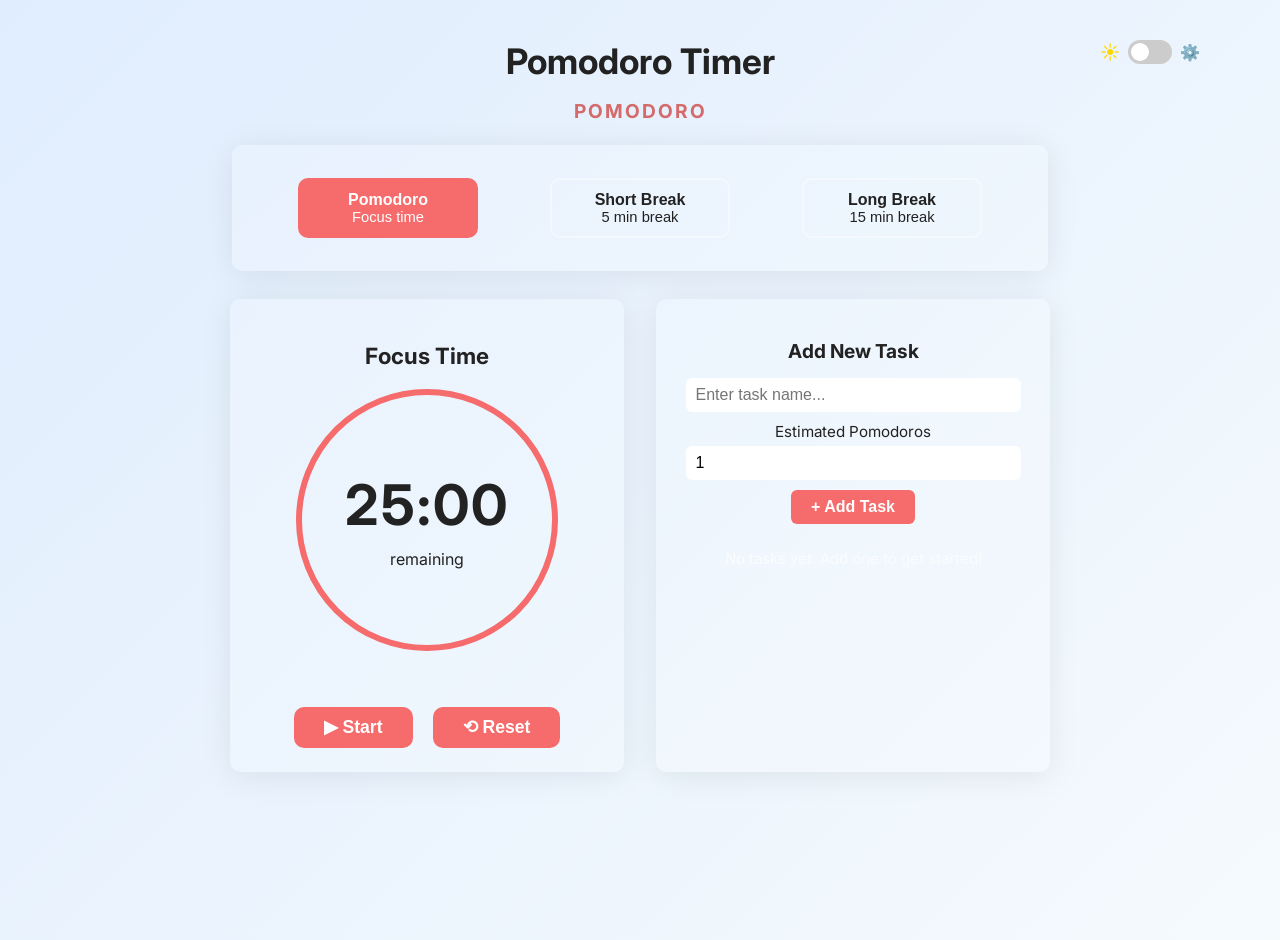
<file: Pomodoro_App/index.html>
<!DOCTYPE html>
<html lang="en">
<head>
  <meta charset="UTF-8" />
  <meta name="viewport" content="width=device-width, initial-scale=1.0"/>
  <title>Pomodoro Timer</title>
  <link rel="stylesheet" href="style.css"/>
</head>
<body>
  <header>
    <div class="header-left">
      <h1 class="main-heading">Pomodoro Timer</h1>
      <div class="subtitle accent-subtitle">POMODORO</div>
    </div>
    <div class="toggle-theme">
      <span class="icon-sun">☀️</span>
      <label class="switch">
        <input type="checkbox" id="theme-toggle">
        <span class="slider"></span>
      </label>
      <span class="icon-settings" id="open-settings">⚙️</span>
    </div>
  </header>
  <section class="timer-controls">
    <button class="tab active" data-mode="pomodoro">Pomodoro<br><span>Focus time</span></button>
    <button class="tab" data-mode="short">Short Break<br><span>5 min break</span></button>
    <button class="tab" data-mode="long">Long Break<br><span>15 min break</span></button>
  </section>
  <main>
    <section class="timer-card">
      <h2 id="timer-label">Focus Time</h2>
      <div class="timer-circle">
        <span id="timer">25:00</span>
        <div class="timer-remaining">remaining</div>
      </div>
      <div id="quote" style="margin-top: 18px; font-size: 1.1rem; color: var(--accent); text-align: center;"></div>
      <div id="break-tip" style="margin-top: 18px; font-size: 1.1rem; color: var(--accent); text-align: center;"></div>
      <div class="timer-actions">
        <button id="start-btn">▶ Start</button>
        <button id="reset-btn">⟲ Reset</button>
      </div>
    </section>
    <section class="tasks-card">
      <h2>Add New Task</h2>
      <input type="text" id="task-name" placeholder="Enter task name..."/>
      <label>Estimated Pomodoros</label>
      <input type="number" id="task-pomodoros" min="1" value="1"/>
      <button id="add-task-btn">+ Add Task</button>
      <ul id="tasks-list"></ul>
      <div id="no-tasks">No tasks yet. Add one to get started!</div>
    </section>
  </main>
  <div class="modal" id="settings-modal">
    <div class="modal-content">
      <span class="close" id="close-settings">&times;</span>
      <h2>Settings</h2>
      <div class="settings-section">
        <label>Dark Mode</label>
        <input type="checkbox" id="dark-mode-toggle"/>
      </div>
      <div class="settings-section">
        <label>Font Family</label>
        <select id="font-family">
          <option value="Inter">Inter</option>
          <option value="Arial">Arial</option>
          <option value="Roboto">Roboto</option>
        </select>
      </div>
      <div class="settings-section">
        <label>Color Theme</label>
        <div class="color-themes">
          <button class="color-btn" data-color="#f66b6b" style="background:#f66b6b;">Tomato</button>
          <button class="color-btn" data-color="#3b82f6" style="background:#3b82f6;">Ocean</button>
          <button class="color-btn" data-color="#22c55e" style="background:#22c55e;">Forest</button>
          <button class="color-btn" data-color="#fb923c" style="background:#fb923c;">Sunset</button>
          <button class="color-btn" data-color="#a21caf" style="background:#a21caf;">Purple</button>
          <button class="color-btn" data-color="custom" style="background:#f87171;">Custom</button>
        </div>
        <input type="color" id="custom-color" value="#f66b6b"/>
      </div>
      <div class="settings-section">
        <label>Pomodoro (minutes)</label>
        <input type="number" id="pomodoro-duration" min="1" value="25"/>
        <label>Short Break (minutes)</label>
        <input type="number" id="short-duration" min="1" value="5"/>
        <label>Long Break (minutes)</label>
        <input type="number" id="long-duration" min="1" value="15"/>
      </div>
      <button id="save-settings">Save Settings</button>
    </div>
  </div>
  <script src="script.js"></script>
</body>
</html>
</file>
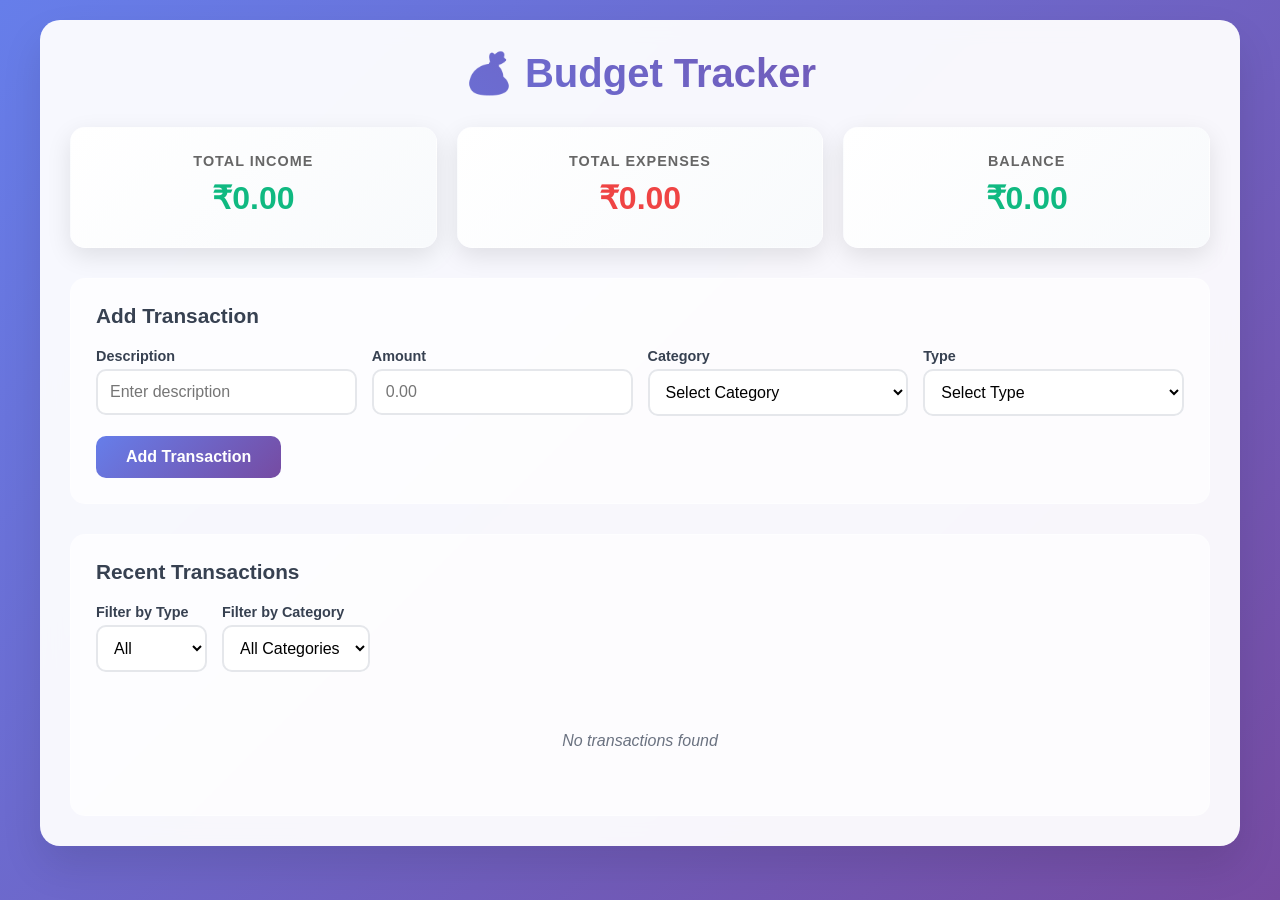
<file: public/Budget-Tracker/index.html>
<!DOCTYPE html>
<html lang="en">
<head>
    <meta charset="UTF-8">
    <meta name="viewport" content="width=device-width, initial-scale=1.0">
    <title>Budget Tracker</title>
    <style>
        * {
            margin: 0;
            padding: 0;
            box-sizing: border-box;
        }

        body {
            font-family: 'Segoe UI', Tahoma, Geneva, Verdana, sans-serif;
            background: linear-gradient(135deg, #667eea 0%, #764ba2 100%);
            min-height: 100vh;
            padding: 20px;
        }

        .container {
            max-width: 1200px;
            margin: 0 auto;
            background: rgba(255, 255, 255, 0.95);
            border-radius: 20px;
            padding: 30px;
            box-shadow: 0 20px 40px rgba(0, 0, 0, 0.1);
            backdrop-filter: blur(10px);
        }

        h1 {
            text-align: center;
            color: #333;
            margin-bottom: 30px;
            font-size: 2.5rem;
            background: linear-gradient(45deg, #667eea, #764ba2);
            -webkit-background-clip: text;
            -webkit-text-fill-color: transparent;
            background-clip: text;
        }

        .summary {
            display: grid;
            grid-template-columns: repeat(auto-fit, minmax(200px, 1fr));
            gap: 20px;
            margin-bottom: 30px;
        }

        .summary-card {
            background: linear-gradient(135deg, #ffffff 0%, #f8fafc 100%);
            padding: 25px;
            border-radius: 15px;
            text-align: center;
            box-shadow: 0 8px 25px rgba(0, 0, 0, 0.1);
            border: 1px solid rgba(255, 255, 255, 0.2);
            transition: transform 0.3s ease, box-shadow 0.3s ease;
        }

        .summary-card:hover {
            transform: translateY(-5px);
            box-shadow: 0 15px 35px rgba(0, 0, 0, 0.15);
        }

        .summary-card h3 {
            font-size: 0.9rem;
            color: #666;
            margin-bottom: 10px;
            text-transform: uppercase;
            letter-spacing: 1px;
        }

        .summary-card .amount {
            font-size: 2rem;
            font-weight: bold;
            margin-bottom: 5px;
        }

        .income { color: #10b981; }
        .expense { color: #ef4444; }
        .balance { color: #6366f1; }

        .form-section {
            background: rgba(255, 255, 255, 0.7);
            padding: 25px;
            border-radius: 15px;
            margin-bottom: 30px;
            border: 1px solid rgba(255, 255, 255, 0.3);
        }

        .form-section h2 {
            color: #374151;
            margin-bottom: 20px;
            font-size: 1.3rem;
        }

        .form-grid {
            display: grid;
            grid-template-columns: repeat(auto-fit, minmax(200px, 1fr));
            gap: 15px;
            margin-bottom: 20px;
        }

        .form-group {
            display: flex;
            flex-direction: column;
        }

        label {
            margin-bottom: 5px;
            font-weight: 600;
            color: #374151;
            font-size: 0.9rem;
        }

        input, select {
            padding: 12px;
            border: 2px solid #e5e7eb;
            border-radius: 10px;
            font-size: 1rem;
            transition: border-color 0.3s ease, box-shadow 0.3s ease;
            background: rgba(255, 255, 255, 0.9);
        }

        input:focus, select:focus {
            outline: none;
            border-color: #667eea;
            box-shadow: 0 0 0 3px rgba(102, 126, 234, 0.1);
        }

        button {
            background: linear-gradient(135deg, #667eea 0%, #764ba2 100%);
            color: white;
            border: none;
            padding: 12px 30px;
            border-radius: 10px;
            font-size: 1rem;
            font-weight: 600;
            cursor: pointer;
            transition: transform 0.2s ease, box-shadow 0.2s ease;
        }

        button:hover {
            transform: translateY(-2px);
            box-shadow: 0 8px 25px rgba(102, 126, 234, 0.3);
        }

        button:active {
            transform: translateY(0);
        }

        .transactions {
            background: rgba(255, 255, 255, 0.7);
            padding: 25px;
            border-radius: 15px;
            border: 1px solid rgba(255, 255, 255, 0.3);
        }

        .transactions h2 {
            color: #374151;
            margin-bottom: 20px;
            font-size: 1.3rem;
        }

        .transaction-filters {
            display: flex;
            gap: 15px;
            margin-bottom: 20px;
            flex-wrap: wrap;
        }

        .filter-group {
            display: flex;
            flex-direction: column;
        }

        .transaction-list {
            max-height: 400px;
            overflow-y: auto;
            border-radius: 10px;
        }

        .transaction-item {
            background: rgba(255, 255, 255, 0.9);
            padding: 15px;
            margin-bottom: 10px;
            border-radius: 10px;
            display: flex;
            justify-content: space-between;
            align-items: center;
            border-left: 4px solid transparent;
            transition: transform 0.2s ease, box-shadow 0.2s ease;
        }

        .transaction-item:hover {
            transform: translateX(5px);
            box-shadow: 0 5px 15px rgba(0, 0, 0, 0.1);
        }

        .transaction-item.income {
            border-left-color: #10b981;
        }

        .transaction-item.expense {
            border-left-color: #ef4444;
        }

        .transaction-info {
            flex: 1;
        }

        .transaction-info h4 {
            color: #374151;
            margin-bottom: 5px;
            font-size: 1rem;
        }

        .transaction-meta {
            font-size: 0.85rem;
            color: #6b7280;
        }

        .transaction-amount {
            font-weight: bold;
            font-size: 1.1rem;
        }

        .transaction-amount.income {
            color: #10b981;
        }

        .transaction-amount.expense {
            color: #ef4444;
        }

        .delete-btn {
            background: #ef4444;
            color: white;
            border: none;
            padding: 5px 10px;
            border-radius: 5px;
            cursor: pointer;
            font-size: 0.8rem;
            margin-left: 10px;
            transition: background-color 0.2s ease;
        }

        .delete-btn:hover {
            background: #dc2626;
            transform: none;
            box-shadow: none;
        }

        .no-transactions {
            text-align: center;
            color: #6b7280;
            font-style: italic;
            padding: 40px;
        }

        @media (max-width: 768px) {
            .container {
                padding: 20px;
            }
            
            h1 {
                font-size: 2rem;
            }
            
            .form-grid {
                grid-template-columns: 1fr;
            }
            
            .transaction-filters {
                flex-direction: column;
            }
            
            .transaction-item {
                flex-direction: column;
                align-items: flex-start;
                gap: 10px;
            }
        }
    </style>
</head>
<body>
    <div class="container">
        <h1>💰 Budget Tracker</h1>
        
        <div class="summary">
            <div class="summary-card">
                <h3>Total Income</h3>
                <div class="amount income" id="totalIncome">₹0.00</div>
            </div>
            <div class="summary-card">
                <h3>Total Expenses</h3>
                <div class="amount expense" id="totalExpenses">₹0.00</div>
            </div>
            <div class="summary-card">
                <h3>Balance</h3>
                <div class="amount balance" id="balance">₹0.00</div>
            </div>
        </div>

        <div class="form-section">
            <h2>Add Transaction</h2>
            <form id="transactionForm">
                <div class="form-grid">
                    <div class="form-group">
                        <label for="description">Description</label>
                        <input type="text" id="description" required placeholder="Enter description">
                    </div>
                    <div class="form-group">
                        <label for="amount">Amount</label>
                        <input type="number" id="amount" step="0.01" required placeholder="0.00">
                    </div>
                    <div class="form-group">
                        <label for="category">Category</label>
                        <select id="category" required>
                            <option value="">Select Category</option>
                            <option value="Food">Food</option>
                            <option value="Transportation">Transportation</option>
                            <option value="Entertainment">Entertainment</option>
                            <option value="Shopping">Shopping</option>
                            <option value="Bills">Bills</option>
                            <option value="Healthcare">Healthcare</option>
                            <option value="Education">Education</option>
                            <option value="Salary">Salary</option>
                            <option value="Freelance">Freelance</option>
                            <option value="Investment">Investment</option>
                            <option value="Other">Other</option>
                        </select>
                    </div>
                    <div class="form-group">
                        <label for="type">Type</label>
                        <select id="type" required>
                            <option value="">Select Type</option>
                            <option value="income">Income</option>
                            <option value="expense">Expense</option>
                        </select>
                    </div>
                </div>
                <button type="submit">Add Transaction</button>
            </form>
        </div>

        <div class="transactions">
            <h2>Recent Transactions</h2>
            <div class="transaction-filters">
                <div class="filter-group">
                    <label for="filterType">Filter by Type</label>
                    <select id="filterType">
                        <option value="all">All</option>
                        <option value="income">Income</option>
                        <option value="expense">Expense</option>
                    </select>
                </div>
                <div class="filter-group">
                    <label for="filterCategory">Filter by Category</label>
                    <select id="filterCategory">
                        <option value="all">All Categories</option>
                    </select>
                </div>
            </div>
            <div class="transaction-list" id="transactionList">
                <div class="no-transactions">No transactions yet. Add your first transaction above!</div>
            </div>
        </div>
    </div>

    <script>
        class BudgetTracker {
            constructor() {
                this.transactions = [];
                this.init();
            }

            init() {
                this.setupEventListeners();
                this.updateCategoryFilter();
                this.updateSummary();
                this.renderTransactions();
            }

            setupEventListeners() {
                document.getElementById('transactionForm').addEventListener('submit', (e) => {
                    e.preventDefault();
                    this.addTransaction();
                });

                document.getElementById('filterType').addEventListener('change', () => {
                    this.renderTransactions();
                });

                document.getElementById('filterCategory').addEventListener('change', () => {
                    this.renderTransactions();
                });
            }

            addTransaction() {
                const description = document.getElementById('description').value.trim();
                const amount = parseFloat(document.getElementById('amount').value);
                const category = document.getElementById('category').value;
                const type = document.getElementById('type').value;

                if (!description || !amount || !category || !type) {
                    alert('Please fill in all fields');
                    return;
                }

                const transaction = {
                    id: Date.now(),
                    description,
                    amount,
                    category,
                    type,
                    date: new Date().toLocaleDateString('en-IN')
                };

                this.transactions.unshift(transaction);
                this.updateSummary();
                this.renderTransactions();
                this.updateCategoryFilter();
                document.getElementById('transactionForm').reset();
            }

            deleteTransaction(id) {
                this.transactions = this.transactions.filter(t => t.id !== id);
                this.updateSummary();
                this.renderTransactions();
                this.updateCategoryFilter();
            }

            updateSummary() {
                const income = this.transactions
                    .filter(t => t.type === 'income')
                    .reduce((sum, t) => sum + t.amount, 0);

                const expenses = this.transactions
                    .filter(t => t.type === 'expense')
                    .reduce((sum, t) => sum + t.amount, 0);

                const balance = income - expenses;

                document.getElementById('totalIncome').textContent = `₹${income.toFixed(2)}`;
                document.getElementById('totalExpenses').textContent = `₹${expenses.toFixed(2)}`;
                document.getElementById('balance').textContent = `₹${balance.toFixed(2)}`;
                
                const balanceEl = document.getElementById('balance');
                balanceEl.className = `amount ${balance >= 0 ? 'income' : 'expense'}`;
            }

            renderTransactions() {
                const typeFilter = document.getElementById('filterType').value;
                const categoryFilter = document.getElementById('filterCategory').value;
                
                let filteredTransactions = this.transactions;

                if (typeFilter !== 'all') {
                    filteredTransactions = filteredTransactions.filter(t => t.type === typeFilter);
                }

                if (categoryFilter !== 'all') {
                    filteredTransactions = filteredTransactions.filter(t => t.category === categoryFilter);
                }

                const listContainer = document.getElementById('transactionList');

                if (filteredTransactions.length === 0) {
                    listContainer.innerHTML = '<div class="no-transactions">No transactions found</div>';
                    return;
                }

                listContainer.innerHTML = filteredTransactions.map(transaction => `
                    <div class="transaction-item ${transaction.type}">
                        <div class="transaction-info">
                            <h4>${transaction.description}</h4>
                            <div class="transaction-meta">
                                ${transaction.category} • ${transaction.date}
                            </div>
                        </div>
                        <div style="display: flex; align-items: center;">
                            <div class="transaction-amount ${transaction.type}">
                                ${transaction.type === 'income' ? '+' : '-'}₹${transaction.amount.toFixed(2)}
                            </div>
                            <button class="delete-btn" onclick="budgetTracker.deleteTransaction(${transaction.id})">
                                Delete
                            </button>
                        </div>
                    </div>
                `).join('');
            }

            updateCategoryFilter() {
                const categories = [...new Set(this.transactions.map(t => t.category))];
                const filterSelect = document.getElementById('filterCategory');
                
                const currentValue = filterSelect.value;
                filterSelect.innerHTML = '<option value="all">All Categories</option>';
                
                categories.forEach(category => {
                    const option = document.createElement('option');
                    option.value = category;
                    option.textContent = category;
                    filterSelect.appendChild(option);
                });
                
                if (categories.includes(currentValue)) {
                    filterSelect.value = currentValue;
                }
            }
        }

        const budgetTracker = new BudgetTracker();
    </script>
</body>
</html>
</file>
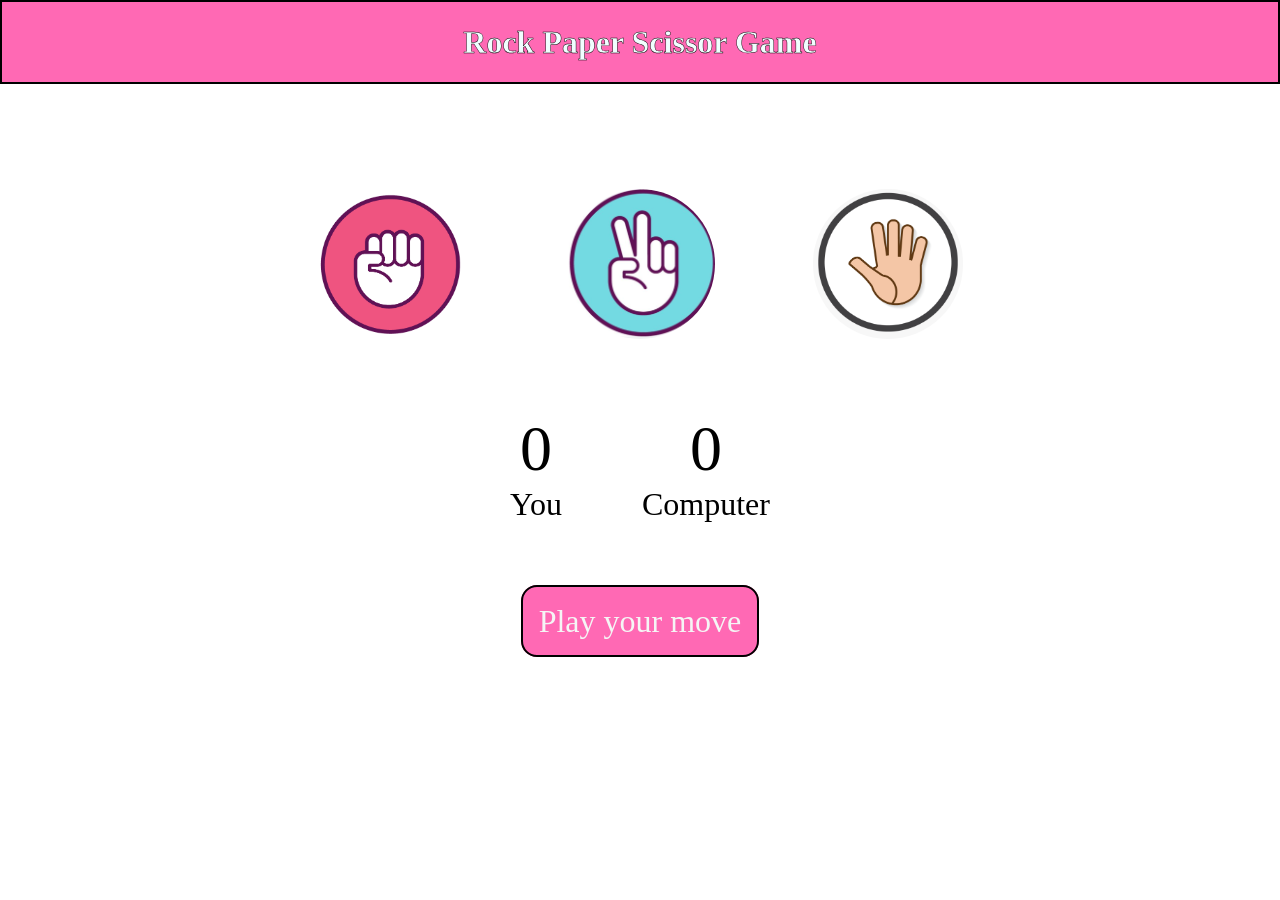
<file: public/Day-23_RockPaperScissor/index.html>
<!DOCTYPE html>
<html lang="en">
<head>
    <meta charset="UTF-8">
    <meta name="viewport" content="width=device-width, initial-scale=1.0">
    <title>Rock Paper Scissor Game</title>
    <link rel="stylesheet" href="./style.css"/>
</head>
<body>
    <h1> Rock Paper Scissor Game</h1>
    <div class="choices">
     <div class="choice"id="rock">
        <img src="./rock.png">
     </div>
     <div class="choice"id="scissor">
        <img src="./scissor.png">
     </div>
     <div class="choice"id="paper">
        <img src="./paper.png">
     </div>
     
    </div>

     <div class="scoreboard">
     <div class="score">
        <p id="user-score">0</p>
        <p>You</p>
     </div>
   
     <div class="score">
        <p id="comp-score">0</p>
        <p>Computer</p>
     </div>
    </div>

    <div class="msg-container">
        <p id="msg">Play your move</p>
    </div>
    <script src="./app.js"> </script>
</body>
</html>
</file>
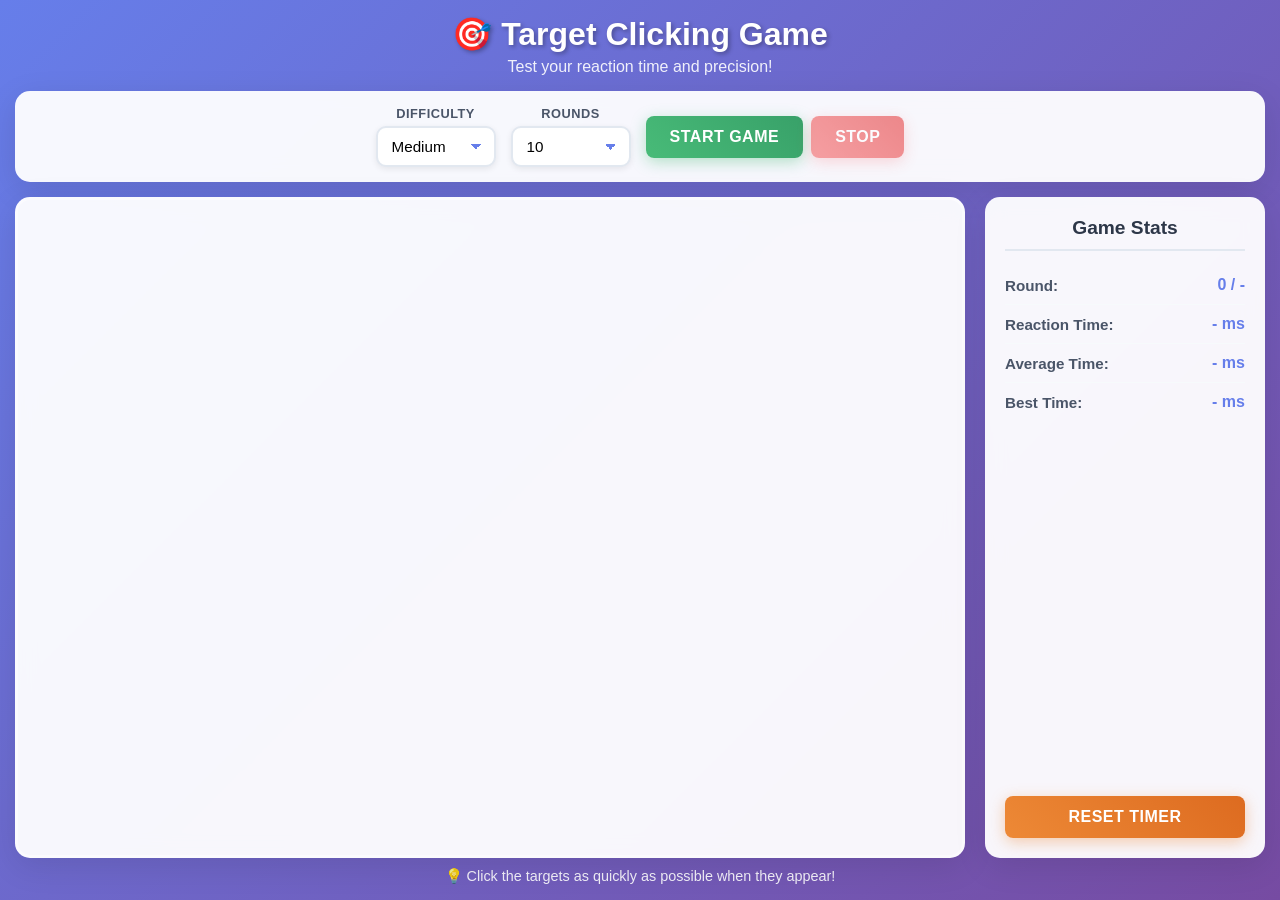
<file: public/Day-28_Target_Reflex_Test/index.html>
<!DOCTYPE html>
<html lang="en">

<head>
    <meta charset="UTF-8" />
    <meta name="viewport" content="width=device-width, initial-scale=1.0" />
    <title>🎯 Target Clicking Game</title>
    <link rel="stylesheet" href="styles.css">
</head>

<body>
    <div class="container">
        <header>
            <h1>🎯 Target Clicking Game</h1>
            <p class="subtitle">Test your reaction time and precision!</p>
        </header>

        <div class="top-controls">
            <div class="controls">
                <div class="control-group">
                    <label>Difficulty</label>
                    <select id="difficulty">
                        <option value="easy">Easy</option>
                        <option value="medium" selected>Medium</option>
                        <option value="hard">Hard</option>
                    </select>
                </div>

                <div class="control-group">
                    <label>Rounds</label>
                    <select id="rounds">
                        <option value="5">5</option>
                        <option value="10" selected>10</option>
                        <option value="15">15</option>
                        <option value="20">20</option>
                        <option value="25">25</option>
                    </select>
                </div>

                <div class="button-group">
                    <button id="startBtn">Start Game</button>
                    <button id="stopBtn" disabled>Stop</button>
                </div>
            </div>
        </div>

        <main class="game-section">
            <div id="gameArea">
                <div id="target" class="target-bullseye"></div>
            </div>

            <aside class="stats-panel">
                <div class="stats-content">
                    <h3>Game Stats</h3>
                    <div class="stat-item">
                        <span class="stat-label">Round:</span>
                        <span class="stat-value"><span id="roundCount">0</span> / <span id="totalRounds">-</span></span>
                    </div>
                    <div class="stat-item">
                        <span class="stat-label">Reaction Time:</span>
                        <span class="stat-value"><span id="reactionTime">-</span> ms</span>
                    </div>
                    <div class="stat-item">
                        <span class="stat-label">Average Time:</span>
                        <span class="stat-value"><span id="avgTime">-</span> ms</span>
                    </div>
                    <div class="stat-item">
                        <span class="stat-label">Best Time:</span>
                        <span class="stat-value"><span id="bestTime">-</span> ms</span>
                    </div>
                </div>
                <button id="resetBtn">Reset Timer</button>
            </aside>
        </main>

        <div class="game-instructions">
            <p>💡 Click the targets as quickly as possible when they appear!</p>
        </div>
    </div>

    <div id="gameOverModal" class="modal">
        <div class="modal-content">
            <h2>🎉 Game Over!</h2>
            <p id="finalStats"></p>
            <button onclick="closeModal()">OK</button>
        </div>
    </div>
    
    <script src="script.js"></script>
</body>

</html>
</file>
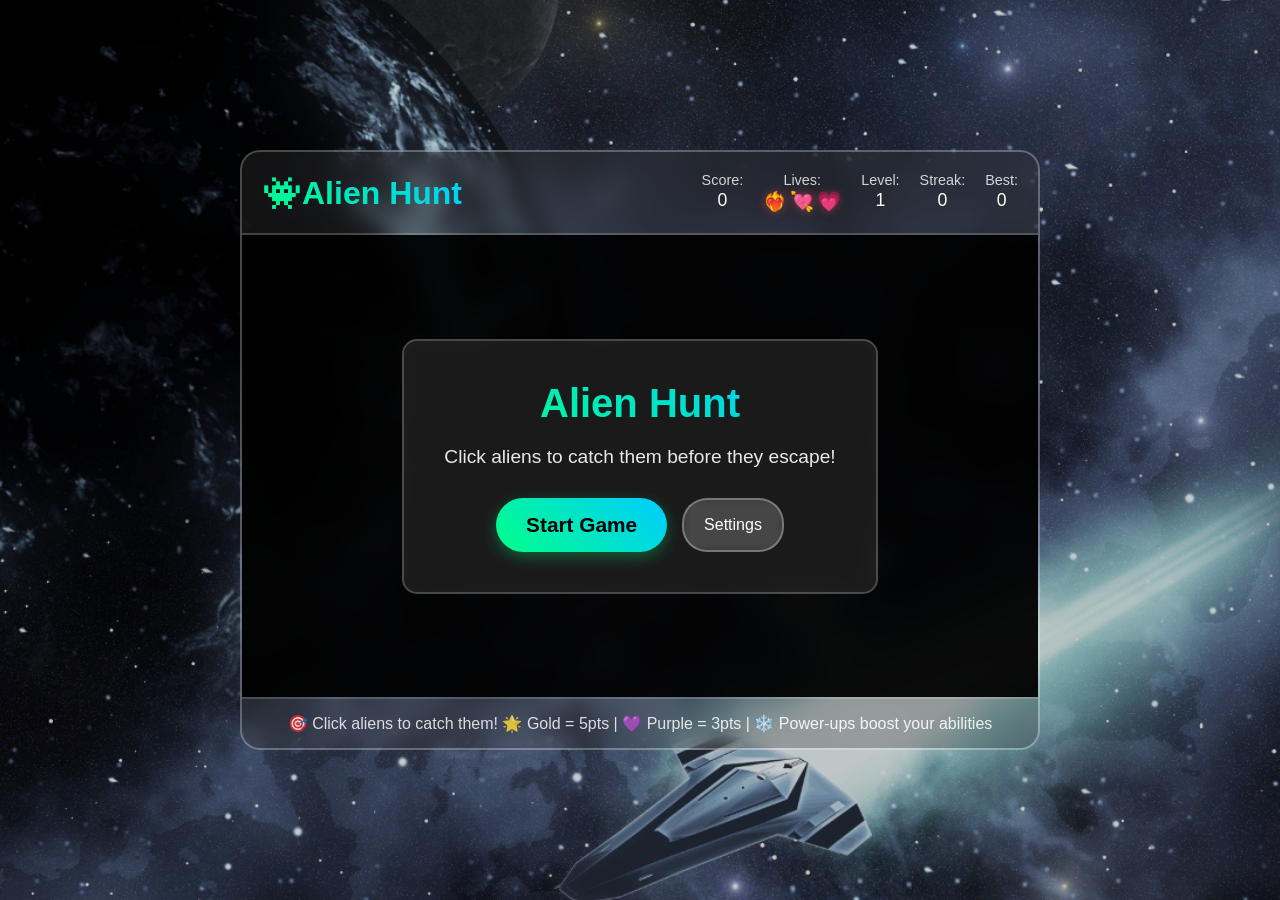
<file: public/Day-31/index.html>
<!DOCTYPE html>
<html lang="en">
<head>
    <meta charset="UTF-8">
    <meta name="viewport" content="width=device-width, initial-scale=1.0">
    <title>Alien Hunt</title>
    <link rel="shortcut icon" href="/fav.svg" type="image/x-icon">
    <link rel="stylesheet" href="style.css">
</head>
<body>
    <div class="game-container">
        <header class="game-header">
            <h1>👾Alien Hunt</h1>
            <div class="game-stats">
                <div class="stat">
                    <span class="label">Score:</span>
                    <span id="score">0</span>
                </div>
                <div class="stat">
                    <span class="label">Lives:</span>
                    <div class="hearts-container" id="livesContainer">
                        <span class="heart">❤️‍🔥</span>
                        <span class="heart">💘</span>
                        <span class="heart">💗</span>
                    </div>
                </div>
                <div class="stat">
                    <span class="label">Level:</span>
                    <span id="level">1</span>
                </div>
                <div class="stat">
                    <span class="label">Streak:</span>
                    <span id="streak">0</span>
                </div>
                <div class="stat">
                    <span class="label">Best:</span>
                    <span id="highScore">0</span>
                </div>
            </div>
        </header>

        <div class="game-area" id="gameArea">
            <div class="power-ups-container" id="powerUpsContainer"></div>
            <div class="combo-display" id="comboDisplay"></div>
            <div class="level-up-notification" id="levelUpNotification"></div>
            
            <div class="game-overlay" id="gameOverlay">
                <div class="overlay-content">
                    <h2 id="overlayTitle">Alien Hunt</h2>
                    <p id="overlayMessage">Click aliens to catch them before they escape!</p>
                    <div class="game-controls">
                        <button id="startButton" class="start-button">Start Game</button>
                        <button id="settingsButton" class="settings-button">Settings</button>
                    </div>
                </div>
            </div>

            <div class="settings-overlay hidden" id="settingsOverlay">
                <div class="settings-content">
                    <h3>Game Settings</h3>
                    <div class="setting-item">
                        <label for="difficultySelect">Difficulty:</label>
                        <select id="difficultySelect" style="background: black;">
                            <option value="easy">Easy</option>
                            <option value="normal" selected>Normal</option>
                            <option value="hard">Hard</option>
                            <option value="insane">Insane</option>
                        </select>
                    </div>
                    <div class="setting-item">
                        <label for="soundToggle">Sound Effects:</label>
                        <input type="checkbox" id="soundToggle" checked>
                    </div>
                    <div class="setting-item">
                        <label for="particlesToggle">Particle Effects:</label>
                        <input type="checkbox" id="particlesToggle" checked>
                    </div>
                    <div class="buttons">
                        <button id="saveSettings" class="save-button">Save</button>
                        <button id="closeSettings" class="close-button">Close</button>
                    </div>
                </div>
            </div>
        </div>

        <footer class="game-footer">
            <p>🎯 Click aliens to catch them! 🌟 Gold = 5pts | 💜 Purple = 3pts | ❄️ Power-ups boost your abilities</p>
        </footer>
    </div>

    <script src="script.js"></script>
</body>
</html>
</file>
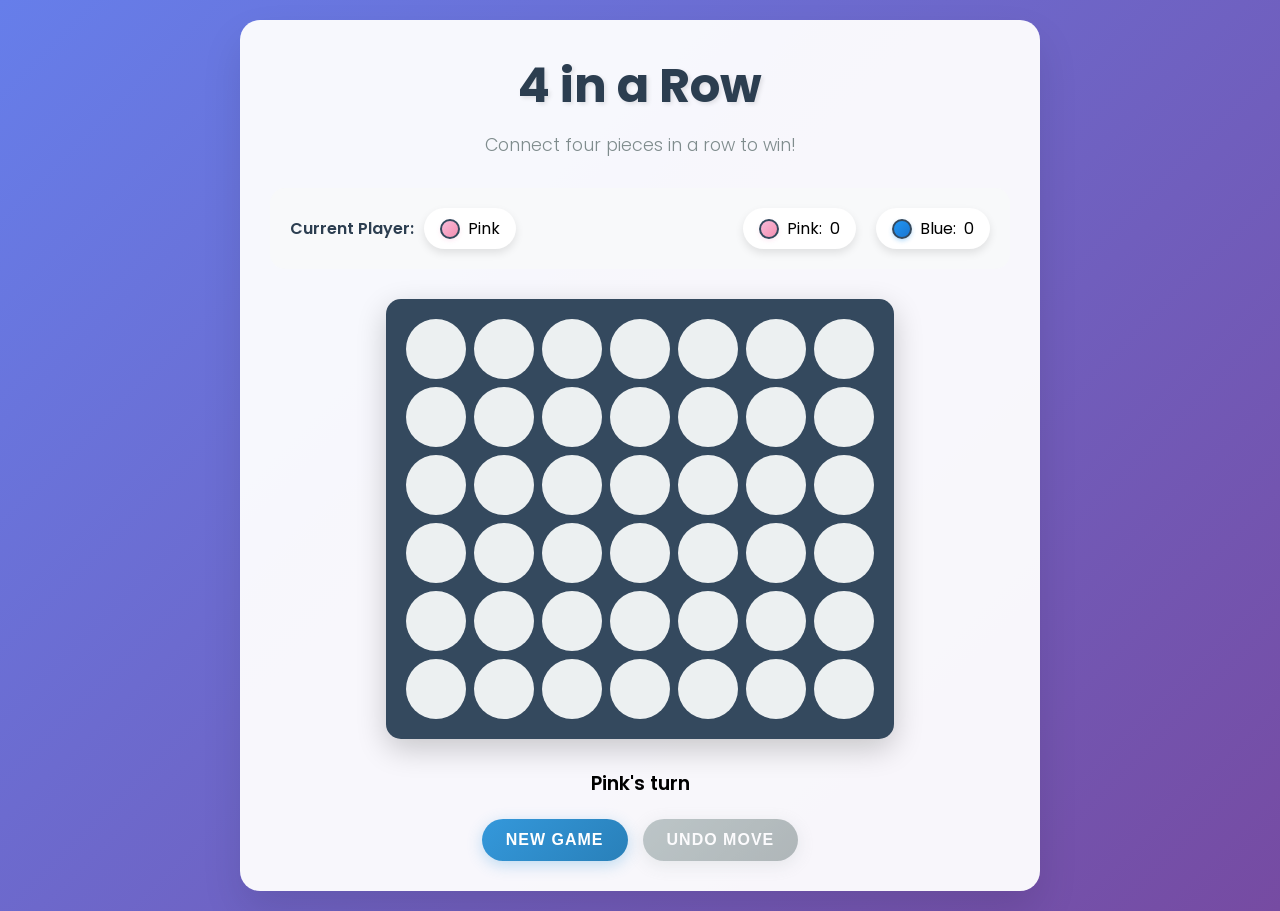
<file: public/Day-31_4_in_a_row/index.html>
<!DOCTYPE html>
<html lang="en">
<head>
    <meta charset="UTF-8">
    <meta name="viewport" content="width=device-width, initial-scale=1.0">
    <title>4 in a Row Game</title>
    <link rel="stylesheet" href="style.css">
    <link href="https://fonts.googleapis.com/css2?family=Poppins:wght@300;400;600;700&display=swap" rel="stylesheet">
</head>
<body>
    <div class="container">
        <header>
            <h1>4 in a Row</h1>
            <p class="subtitle">Connect four pieces in a row to win!</p>
        </header>

        <div class="game-info">
            <div class="current-player">
                <span class="player-label">Current Player:</span>
                <div class="player-indicator" id="current-player">
                    <div class="player-circle player-red"></div>
                    <span>Pink</span>
                </div>
            </div>
            
            <div class="score-board">
                <div class="score-item">
                    <div class="player-circle player-red"></div>
                    <span>Pink: </span>
                    <span id="score-red">0</span>
                </div>
                <div class="score-item">
                    <div class="player-circle player-yellow"></div>
                    <span>Blue: </span>
                    <span id="score-yellow">0</span>
                </div>
            </div>
        </div>

        <div class="game-board-container">
            <div class="game-board" id="game-board">
                <!-- Game board will be generated by JavaScript -->
            </div>
            
            <div class="drop-indicator" id="drop-indicator">
                <!-- Drop indicator will be generated by JavaScript -->
            </div>
        </div>

        <div class="game-status" id="game-status"></div>

        <div class="controls">
            <button id="reset-btn" class="btn btn-primary">New Game</button>
            <button id="undo-btn" class="btn btn-secondary">Undo Move</button>
        </div>
    </div>

    <!-- Winner Modal -->
    <div class="modal" id="winner-modal">
        <div class="modal-content">
            <h2 id="modal-title">Congratulations!</h2>
            <div class="winner-info">
                <div class="player-circle" id="winner-circle"></div>
                <p id="modal-message">Player wins!</p>
            </div>
            <div class="modal-buttons">
                <button id="play-again-btn" class="btn btn-primary">Play Again</button>
                <button id="close-modal-btn" class="btn btn-secondary">Close</button>
            </div>
        </div>
    </div>

    <!-- Draw Modal -->
    <div class="modal" id="draw-modal">
        <div class="modal-content">
            <h2>It's a Draw!</h2>
            <p>The board is full. No one wins this round.</p>
            <div class="modal-buttons">
                <button id="play-again-draw-btn" class="btn btn-primary">Play Again</button>
                <button id="close-draw-modal-btn" class="btn btn-secondary">Close</button>
            </div>
        </div>
    </div>

    <script src="script.js"></script>
</body>
</html>
</file>
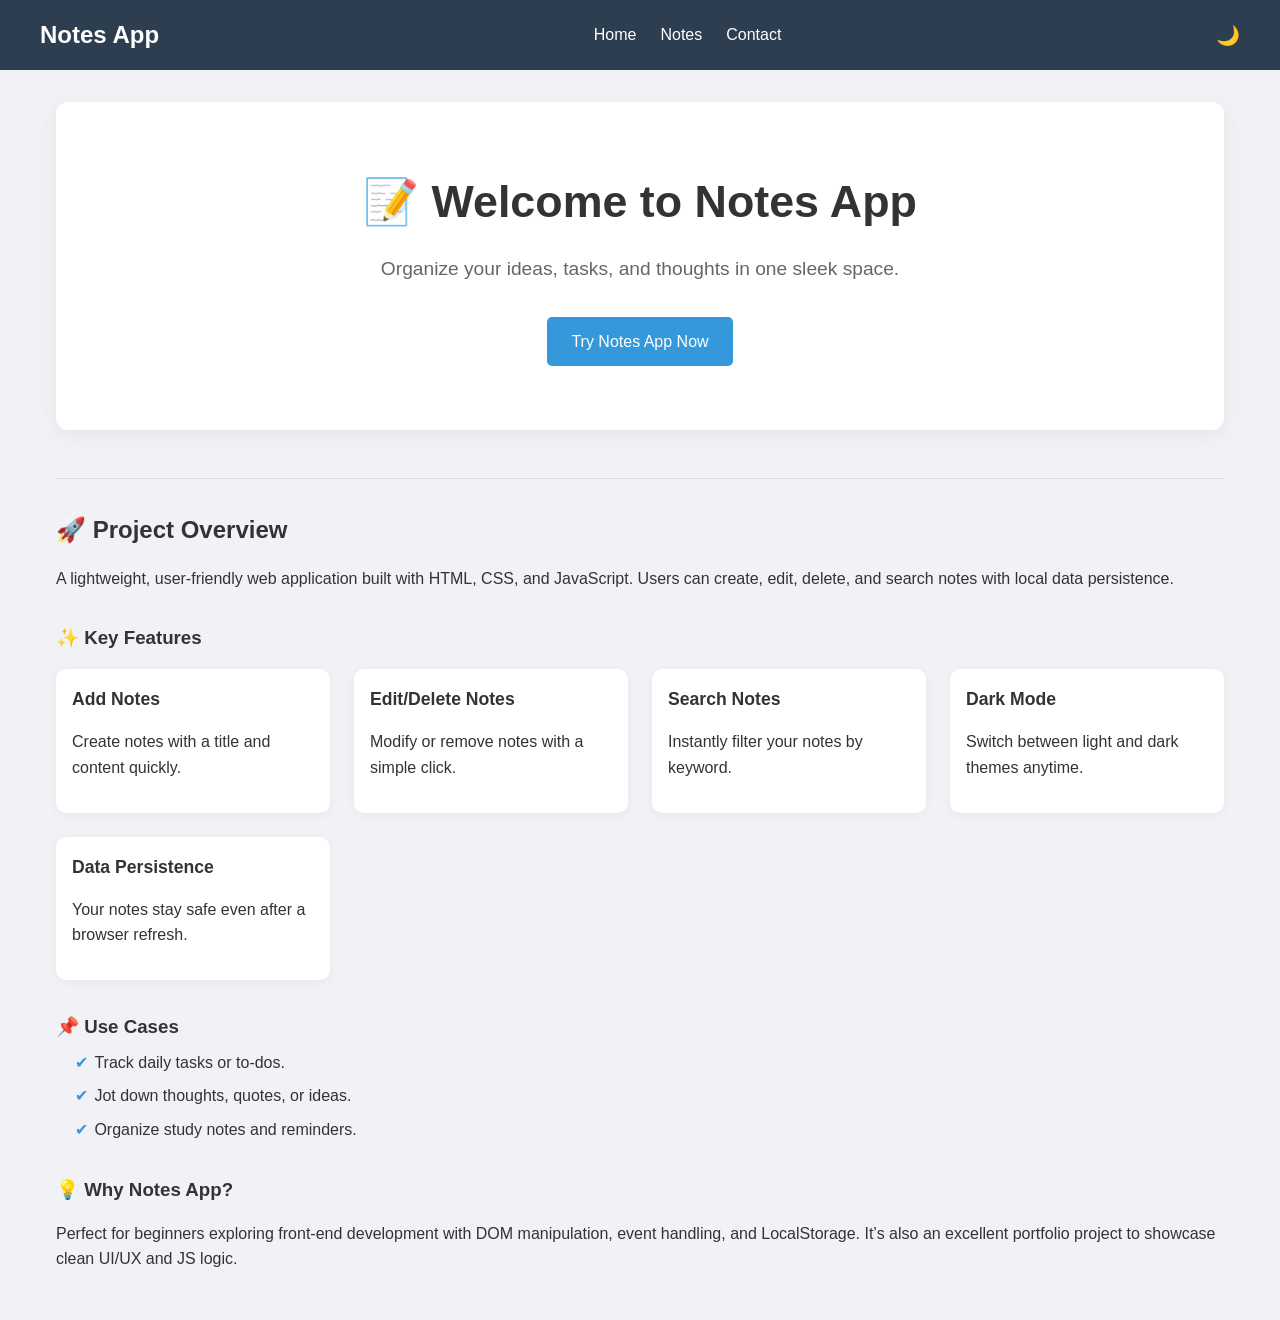
<file: public/Day-36_Notes_App/index.html>
<!DOCTYPE html>
<html lang="en">
<head>
  <meta charset="UTF-8" />
  <meta name="viewport" content="width=device-width, initial-scale=1.0"/>
  <title>Notes App - Home</title>
  <link rel="stylesheet" href="styles.css" />
</head>
<body>
  <header id="navbar"></header>
  <main>
    <section class="hero fade-in">
      <h1>📝 Welcome to Notes App</h1>
      <p>Organize your ideas, tasks, and thoughts in one sleek space.</p>
      <a href="notes.html" class="btn primary-btn">Try Notes App Now</a>
    </section>

    <hr class="section-divider"/>

    <section class="overview fade-in-up">
      <h2>🚀 Project Overview</h2>
      <p>
        A lightweight, user-friendly web application built with HTML, CSS, and JavaScript. Users can create, edit, delete, and search notes with local data persistence.
      </p>

      <h3>✨ Key Features</h3>
      <div class="card-grid">
        <div class="card">
          <h4>Add Notes</h4>
          <p>Create notes with a title and content quickly.</p>
        </div>
        <div class="card">
          <h4>Edit/Delete Notes</h4>
          <p>Modify or remove notes with a simple click.</p>
        </div>
        <div class="card">
          <h4>Search Notes</h4>
          <p>Instantly filter your notes by keyword.</p>
        </div>
        <div class="card">
          <h4>Dark Mode</h4>
          <p>Switch between light and dark themes anytime.</p>
        </div>
        <div class="card">
          <h4>Data Persistence</h4>
          <p>Your notes stay safe even after a browser refresh.</p>
        </div>
      </div>

      <h3>📌 Use Cases</h3>
      <ul class="custom-list">
        <li>Track daily tasks or to-dos.</li>
        <li>Jot down thoughts, quotes, or ideas.</li>
        <li>Organize study notes and reminders.</li>
      </ul>

      <h3>💡 Why Notes App?</h3>
      <p>
        Perfect for beginners exploring front-end development with DOM manipulation, event handling, and LocalStorage. It’s also an excellent portfolio project to showcase clean UI/UX and JS logic.
      </p>
    </section>
  </main>

  <script src="navbar.js"></script>
</body>
</html>
</file>
<file: Pomodoro_App/style.css>
@import url('https://fonts.googleapis.com/css2?family=Inter:wght@400;700&display=swap');

:root {
  --main-bg: linear-gradient(135deg, #e0edfe 0%, #f5fafd 100%);
  --card-bg: rgba(255,255,255,0.15);
  --accent: #f66b6b;
  --text: #222;
  --card-radius: 10px;
  --shadow: 0 4px 32px rgba(0,0,0,0.08);
  --font: 'Inter', Arial, sans-serif;
}

body {
  margin: 0;
  min-height: 100vh;
  background: var(--main-bg);
  font-family: var(--font);
  color: var(--text);
  transition: background 0.3s;
}

body.dark-mode {
  --main-bg: linear-gradient(135deg, #232526 0%, #414345 100%);
  --card-bg: rgba(40,40,40,0.85);
  --text: #fff;
}

body.dark-mode {
  background: var(--main-bg) !important;
  color: var(--text) !important;
}

body.dark-mode .main-heading {
  color: #fff;
}

body.dark-mode .accent-subtitle {
  color: var(--accent);
}

body.dark-mode .timer-card,
body.dark-mode .tasks-card,
body.dark-mode .timer-controls {
  background: var(--card-bg);
  color: var(--text);
}

header {
  width: 100%;
  max-width: 1200px;
  margin: 40px auto 0 auto;
  padding: 0;
  position: relative;
  box-sizing: border-box;
  display: flex;
  justify-content: center;
  align-items: flex-start;
}

.header-left {
  display: flex;
  flex-direction: column;
  align-items: center;
  text-align: center;
  width: 540px; /* match timer-controls width */
  margin-left: 0;
  margin-right: 0;
}

.toggle-theme {
  position: absolute;
  right: 40px;
  top: 0;
  display: flex;
  align-items: center;
  gap: 8px;
  margin-top: 0;
}

header h1 {
  font-size: 2.2rem;
  font-weight: 700;
  margin: 0;
}

header .subtitle {
  margin-top: 10px;
  font-size: 1.2rem;
  color: #d46a6a;
  letter-spacing: 2px;
}

.main-heading {
  text-align: left;
  margin-bottom: 0.2em;
  font-size: 2.2rem;
  font-weight: 700;
  color: var(--text);
}

.accent-subtitle {
  text-align: left;
  color: var(--accent);
  font-size: 1.3rem;
  font-weight: 700;
  letter-spacing: 2px;
  margin-bottom: 22px;
}

main {
  display: flex;
  justify-content: center;
  gap: 32px;
  margin-top: 0;
}

.timer-controls {
  background: var(--card-bg);
  border-radius: var(--card-radius);
  box-shadow: var(--shadow);
  padding: 18px 138px;
  display: flex;
  gap: 72px;
  justify-content: center;
  align-items: center;
  margin-bottom: 28px;
  max-width: 540px;
  min-width: 350px;
  margin-left: auto;
  margin-right: auto;
  height: 90px;
}

.tab {
  background: transparent;
  border: 2px solid rgba(255,255,255,0.4);
  border-radius: var(--card-radius);
  color: var(--text);
  font-weight: 700;
  padding: 18px 0;
  min-width: 180px;
  height: 60px;
  cursor: pointer;
  font-size: 1rem;
  transition: background 0.2s, color 0.2s, border 0.2s;
  outline: none;
  display: flex;
  flex-direction: column;
  align-items: center;
  justify-content: center;
}

.tab.active {
  background: var(--accent);
  color: #fff;
  border: 2px solid var(--accent);
}

.tab span {
  display: block;
  font-weight: 400;
  font-size: 0.92rem;
}

.timer-card, .tasks-card {
  background: var(--card-bg);
  border-radius: var(--card-radius);
  box-shadow: var(--shadow);
  padding: 24px 22px;
  min-width: 350px;
  max-width: 500px;
  display: flex;
  flex-direction: column;
  align-items: center;
}

.timer-card {
  min-width: 350px;
  max-width: 500px;
}

.icon-settings {
  transition: color 0.2s, filter 0.2s;
  cursor: pointer;
}
.icon-settings:hover {
  color: var(--accent);
  filter: brightness(1.3) drop-shadow(0 0 4px var(--accent));
}

#timer-label {
  font-size: 1.4rem;
  font-weight: 700;
  margin-bottom: 20px;
}

.timer-circle {
  border: 6px solid var(--accent);
  border-radius: 50%;
  width: 250px;
  height: 250px;
  display: flex;
  flex-direction: column;
  align-items: center;
  justify-content: center;
  margin-bottom: 20px;
}

#timer {
  font-size: 3.5rem;
  font-weight: 700;
  letter-spacing: 2px;
}

.timer-remaining {
  font-size: 1rem;
  margin-top: 10px;
}

.timer-actions {
  display: flex;
  gap: 20px;
}

.timer-actions button {
  background: var(--accent);
  color: #fff;
  border: none;
  border-radius: var(--card-radius);
  padding: 10px 30px;
  font-size: 1.1rem;
  cursor: pointer;
  font-weight: 600;
  transition: background 0.2s;
}

.timer-actions button:hover {
  background: #d46a6a;
}

.tasks-card h2 {
  font-size: 1.2rem;
  font-weight: 700;
  margin-bottom: 15px;
}

.tasks-card input[type="text"], .tasks-card input[type="number"] {
  width: 90%;
  padding: 8px 10px;
  border-radius: 6px;
  border: none;
  margin-bottom: 10px;
  font-size: 1rem;
}

.tasks-card label {
  font-size: 0.95rem;
  margin-bottom: 5px;
  display: block;
}

#add-task-btn {
  background: var(--accent);
  color: #fff;
  border: none;
  border-radius: 6px;
  padding: 8px 20px;
  font-size: 1rem;
  margin-bottom: 15px;
  cursor: pointer;
  font-weight: 600;
  transition: background 0.2s;
}

#add-task-btn:disabled {
  background: #ccc;
  cursor: not-allowed;
}

#tasks-list {
  list-style: none;
  padding: 0;
  width: 100%;
  margin: 0;
}

#tasks-list li {
  background: rgba(255,255,255,0.12);
  border-radius: 6px;
  margin-bottom: 8px;
  padding: 8px 12px;
  color: #fff;
  display: flex;
  justify-content: space-between;
  align-items: center;
}

#no-tasks {
  color: #fff;
  opacity: 0.7;
  font-size: 0.95rem;
  margin-top: 10px;
}

.modal {
  display: none;
  position: fixed;
  z-index: 1000;
  left: 0; top: 0; width: 100vw; height: 100vh;
  background: rgba(0,0,0,0.45);
  justify-content: center;
  align-items: center;
}

.modal.show {
  display: flex;
}

.modal-content {
  background: #fff;
  color: #222;
  border-radius: 16px;
  padding: 32px 32px 24px 32px;
  min-width: 350px;
  max-width: 480px;
  max-height: 90vh;
  overflow-y: auto;
  position: relative;
  box-shadow: 0 8px 32px rgba(0,0,0,0.18);
  display: flex;
  flex-direction: column;
  gap: 18px;
}

body.dark-mode .modal-content {
  background: #23272f;
  color: #fff;
}

.modal-content h2 {
  margin-top: 0;
  font-size: 2rem;
  font-weight: 700;
}

.close {
  position: absolute;
  right: 18px;
  top: 12px;
  font-size: 1.5rem;
  cursor: pointer;
  color: #fff;
  background: #d46a6a;
  border-radius: 50%;
  width: 32px;
  height: 32px;
  display: flex;
  align-items: center;
  justify-content: center;
  transition: background 0.2s;
}
.close:hover {
  background: var(--accent);
}

.settings-section {
  margin-bottom: 18px;
}

.settings-section label {
  font-weight: 600;
  margin-bottom: 6px;
  display: block;
}

.color-themes {
  display: flex;
  gap: 12px;
  margin-bottom: 10px;
}

.color-btn {
  border: none;
  border-radius: 8px;
  color: #fff;
  padding: 10px 22px;
  font-weight: 600;
  cursor: pointer;
  font-size: 1.1rem;
  outline: 2px solid transparent;
  transition: outline 0.2s, box-shadow 0.2s;
  box-shadow: 0 2px 8px rgba(0,0,0,0.08);
}
.color-btn.selected, .color-btn:focus {
  outline: 2px solid #fff;
  box-shadow: 0 0 0 2px var(--accent);
}

#custom-color {
  width: 48px;
  height: 32px;
  border: none;
  border-radius: 6px;
  margin-bottom: 10px;
  margin-right: 10px;
  vertical-align: middle;
}

.modal-content input[type="text"],
.modal-content input[type="number"],
.modal-content select {
  width: 100%;
  padding: 10px 12px;
  border-radius: 6px;
  border: none;
  margin-bottom: 10px;
  font-size: 1rem;
  background: #f5fafd;
  color: #222;
  box-sizing: border-box;
}
body.dark-mode .modal-content input[type="text"],
body.dark-mode .modal-content input[type="number"],
body.dark-mode .modal-content select {
  background: #181b20;
  color: #fff;
}

#save-settings {
  background: var(--accent);
  color: #fff;
  border: none;
  border-radius: 8px;
  padding: 12px 0;
  width: 100%;
  font-size: 1.1rem;
  font-weight: 700;
  cursor: pointer;
  margin-top: 10px;
  transition: background 0.2s;
}
#save-settings:hover {
  background: #d46a6a;
}

.switch {
  position: relative;
  display: inline-block;
  width: 44px;
  height: 24px;
  vertical-align: middle;
}

.switch input { display: none; }

.slider {
  position: absolute;
  cursor: pointer;
  top: 0; left: 0; right: 0; bottom: 0;
  background-color: #ccc;
  border-radius: 24px;
  transition: .4s;
}

.slider:before {
  position: absolute;
  content: "";
  height: 18px; width: 18px;
  left: 3px; bottom: 3px;
  background-color: white;
  border-radius: 50%;
  transition: .4s;
}

input:checked + .slider {
  background-color: var(--accent);
}

input:checked + .slider:before {
  transform: translateX(20px);
}

.icon-sun {
  font-size: 1.2rem;
  color: #ffd700;
}

.icon-moon {
  font-size: 1.2rem;
  color: #fff;
}

@media (max-width: 900px) {
  main {
    flex-direction: column;
    align-items: center;
    gap: 20px;
  }
  .timer-card, .tasks-card {
    min-width: 90vw;
    max-width: 95vw;
  }
  .main-heading, .accent-subtitle {
    text-align: left;
  }
  header {
    flex-direction: column;
    align-items: flex-start;
    padding: 0 10px;
  }
  .header-left {
    width: 100%;
    align-items: flex-start;
    text-align: left;
  }
  .toggle-theme {
    margin-top: 16px;
    align-self: flex-end;
  }
  .timer-controls {
    max-width: 100%;
  }
}
</file>
<file: public/Day-23_RockPaperScissor/style.css>
*{
    margin:0;
    padding:0;
    text-align:center;
}
h1{
    background-color: hotpink;
    color:azure;
    height:5rem;
    line-height:5rem; /* line height=height then text comes in center from all sides*/
    border: 2px solid black;
    -webkit-text-stroke: 0.45px black  

}
.choice{
    height: 200px;
    width:200px;
    border-radius: 50%;
    display: flex;
    justify-content: center;
    align-items: center;
  
}
img{
    height:150px;
    width: 150px;
    object-fit:cover;
    border-radius: 50%;

}
.choices{
    display:flex;
    justify-content: center;
    align-items: center;
    gap:3rem;
    margin-top:5rem;
}
.choice:hover{
    background-color:antiquewhite;
    cursor:pointer;
}
.scoreboard{
    display:flex;
    justify-content: center;
    align-items: center;
    font-size: 2rem;
    margin-top: 3rem;
    gap:5rem;
}
#user-score,
#comp-score{
    font-size: 4rem;
}
.msg-container{
    margin-top:5rem;
    
}
#msg{
    background-color: hotpink;
    color:whitesmoke;
    font-size: 2rem;
    display:inline;
    padding:1rem;
    border-radius: 1rem;
    border: 2px solid black;
}
</file>
<file: public/Day-28_Target_Reflex_Test/styles.css>
* {
    margin: 0;
    padding: 0;
    box-sizing: border-box;
}

body {
    font-family: 'Segoe UI', Tahoma, Geneva, Verdana, sans-serif;
    background: linear-gradient(135deg, #667eea 0%, #764ba2 100%);
    height: 100vh;
    color: #333;
    overflow: hidden;
}

.container {
    max-width: 1400px;
    margin: 0 auto;
    padding: 15px;
    height: 100vh;
    display: flex;
    flex-direction: column;
}

header {
    text-align: center;
    margin-bottom: 15px;
}

h1 {
    color: white;
    font-size: 2rem;
    text-shadow: 2px 2px 4px rgba(0, 0, 0, 0.3);
    margin-bottom: 5px;
}

.subtitle {
    color: rgba(255, 255, 255, 0.9);
    font-size: 1rem;
}

.top-controls {
    background: rgba(255, 255, 255, 0.95);
    backdrop-filter: blur(10px);
    border-radius: 15px;
    padding: 15px;
    margin-bottom: 15px;
    box-shadow: 0 8px 32px rgba(0, 0, 0, 0.1);
}

.controls {
    display: flex;
    flex-wrap: wrap;
    gap: 15px;
    align-items: center;
    justify-content: center;
}

.control-group {
    display: flex;
    flex-direction: column;
    align-items: center;
    gap: 5px;
}

label {
    font-weight: 600;
    color: #4a5568;
    font-size: 0.8rem;
    text-transform: uppercase;
    letter-spacing: 0.5px;
}

select {
    padding: 10px 14px;
    font-size: 0.95rem;
    border: 2px solid #e2e8f0;
    border-radius: 10px;
    background-color: white;
    background-image:
        linear-gradient(45deg, transparent 50%, #667eea 50%),
        linear-gradient(135deg, #667eea 50%, transparent 50%);
    background-position:
        calc(100% - 18px) center,
        calc(100% - 13px) center;
    background-size: 6px 6px;
    background-repeat: no-repeat;
    appearance: none;
    -webkit-appearance: none;
    -moz-appearance: none;
    cursor: pointer;
    transition: all 0.3s ease;
    min-width: 120px;
    box-shadow: 0 2px 6px rgba(0, 0, 0, 0.08);
}

select:hover {
    border-color: #667eea;
    box-shadow: 0 0 0 3px rgba(102, 126, 234, 0.1);
}

select:focus {
    outline: none;
    border-color: #667eea;
    box-shadow: 0 0 0 4px rgba(102, 126, 234, 0.2);
}

select option {
    background: white;
    color: #333;
}

select option:hover {
    background: #f7fafc;
}

.button-group {
    display: flex;
    gap: 8px;
}

button {
    padding: 12px 24px;
    font-size: 1rem;
    font-weight: 600;
    border: none;
    border-radius: 8px;
    cursor: pointer;
    transition: all 0.3s ease;
    text-transform: uppercase;
    letter-spacing: 0.5px;
}

#startBtn {
    background: linear-gradient(45deg, #48bb78, #38a169);
    color: white;
    box-shadow: 0 4px 15px rgba(72, 187, 120, 0.4);
}

#startBtn:hover:not(:disabled) {
    transform: translateY(-2px);
    box-shadow: 0 6px 20px rgba(72, 187, 120, 0.6);
}

#stopBtn {
    background: linear-gradient(45deg, #f56565, #e53e3e);
    color: white;
    box-shadow: 0 4px 15px rgba(245, 101, 101, 0.4);
}

#stopBtn:hover:not(:disabled) {
    transform: translateY(-2px);
    box-shadow: 0 6px 20px rgba(245, 101, 101, 0.6);
}

#resetBtn {
    background: linear-gradient(45deg, #ed8936, #dd6b20);
    color: white;
    box-shadow: 0 4px 15px rgba(237, 137, 54, 0.4);
    width: 100%;
    margin-top: 10px;
}

#resetBtn:hover:not(:disabled) {
    transform: translateY(-2px);
    box-shadow: 0 6px 20px rgba(237, 137, 54, 0.6);
}

button:disabled {
    opacity: 0.6;
    cursor: not-allowed;
    transform: none !important;
}

.game-section {
    display: flex;
    gap: 20px;
    flex: 1;
    min-height: 0;
}

#gameArea {
    position: relative;
    flex: 1;
    min-width: 300px;
    background: rgba(255, 255, 255, 0.95);
    backdrop-filter: blur(10px);
    border-radius: 15px;
    overflow: hidden;
    box-shadow: 0 8px 32px rgba(0, 0, 0, 0.1);
    border: 3px solid rgba(255, 255, 255, 0.5);
}

#target {
    position: absolute;
    display: none;
    cursor: crosshair;
    transition: all 0.2s ease;
    filter: drop-shadow(0 4px 8px rgba(0, 0, 0, 0.3));
}

#target:hover {
    transform: scale(1.1);
}

.stats-panel {
    width: 280px;
    background: rgba(255, 255, 255, 0.95);
    backdrop-filter: blur(10px);
    border-radius: 15px;
    padding: 20px;
    box-shadow: 0 8px 32px rgba(0, 0, 0, 0.1);
    height: fit-content;
    display: flex;
    flex-direction: column;
    height: 100%;
    justify-content: space-between;
    order: 1;
}

.stats-panel h3 {
    color: #2d3748;
    margin-bottom: 15px;
    font-size: 1.2rem;
    text-align: center;
    padding-bottom: 10px;
    border-bottom: 2px solid #e2e8f0;
}

.stat-item {
    display: flex;
    justify-content: space-between;
    align-items: center;
    padding: 10px 0;
    border-bottom: 1px solid #f7fafc;
    font-size: 0.95rem;
}

.stat-item:last-child {
    border-bottom: none;
}

.stat-label {
    font-weight: 600;
    color: #4a5568;
}

.stat-value {
    font-weight: 700;
    color: #667eea;
    font-size: 1rem;
}

.game-instructions {
    text-align: center;
    color: rgba(255, 255, 255, 0.9);
    margin-top: 10px;
    font-size: 0.9rem;
}

@media (max-width: 768px) {
    .container {
        padding: 10px;
    }

    h1 {
        font-size: 1.5rem;
    }

    .controls {
        flex-direction: column;
        gap: 10px;
    }

    .game-section {
        flex-direction: column;
        gap: 15px;
    }

    .stats-panel {
        width: 100%;
        order: -1;
    }
}

.modal {
    position: fixed;
    top: 0;
    left: 0;
    right: 0;
    bottom: 0;
    background: rgba(0, 0, 0, 0.6);
    display: none;
    justify-content: center;
    align-items: center;
    z-index: 999;
}

.modal-content {
    background: white;
    padding: 30px;
    border-radius: 12px;
    text-align: center;
    max-width: 400px;
    width: 90%;
    box-shadow: 0 4px 20px rgba(0, 0, 0, 0.2);
}

.modal-content h2 {
    margin-bottom: 15px;
    color: #4a5568;
}

.modal-content p {
    font-size: 1.1rem;
    margin-bottom: 20px;
    color: #2d3748;
}

.modal-content button {
    padding: 10px 20px;
    background: linear-gradient(45deg, #667eea, #764ba2);
    color: white;
    font-weight: 600;
    border: none;
    border-radius: 8px;
    cursor: pointer;
    transition: all 0.3s ease;
}

.modal-content button:hover {
    transform: translateY(-2px);
    box-shadow: 0 4px 12px rgba(102, 126, 234, 0.4);
}

.target-bullseye {
    width: 60px;
    height: 60px;
    background:
        radial-gradient(circle, #fff 0%, #fff 15%, transparent 15%, transparent 25%),
        radial-gradient(circle, #dc2626 0%, #dc2626 25%, #fff 25%, #fff 40%, #dc2626 40%, #dc2626 55%, #fff 55%, #fff 70%, #dc2626 70%, #dc2626 85%, #fff 85%, #fff 100%);
    border-radius: 50%;
    border: 3px solid #dc2626;
}

.pulse {
    animation: pulse 1s infinite;
}

@keyframes pulse {
    0% {
        transform: scale(1);
    }

    50% {
        transform: scale(1.05);
    }

    100% {
        transform: scale(1);
    }
}
</file>
<file: public/Day-31/style.css>
* {
    margin: 0;
    padding: 0;
    box-sizing: border-box;
}

body {
    font-family: 'Arial', sans-serif;
    /* background: 
        radial-gradient(circle at 20% 80%, rgba(0, 255, 136, 0.1) 0%, transparent 50%),
        radial-gradient(circle at 80% 20%, rgba(0, 204, 255, 0.1) 0%, transparent 50%),
        linear-gradient(135deg, #0c0c1e 0%, #1a1a3a 50%, #2a1a3a 100%); */
    color: #fff;
    min-height: 100vh;
    display: flex;
    justify-content: center;
    align-items: center;
    overflow: hidden;
    animation: backgroundPulse 10s infinite ease-in-out;
    background: url(./background.svg);
    background-size: cover;
    /* Make image cover full area */
    background-repeat: no-repeat;
    /* Prevent repeating */
    background-position: center;
    /* Center the image */
    height: 100vh;
    /* Full viewport height */
    margin: 0;
}

@keyframes backgroundPulse {

    0%,
    100% {
        filter: brightness(1);
    }

    50% {
        filter: brightness(1.1);
    }
}

.game-container {
    width: 90vw;
    max-width: 800px;
    height: 90vh;
    max-height: 600px;
    display: flex;
    flex-direction: column;
    background: rgba(255, 255, 255, 0.1);
    border-radius: 20px;
    backdrop-filter: blur(10px);
    border: 2px solid rgba(255, 255, 255, 0.2);
    overflow: hidden;
}

.game-header {
    padding: 20px;
    background: rgba(0, 0, 0, 0.3);
    display: flex;
    justify-content: space-between;
    align-items: center;
    border-bottom: 2px solid rgba(255, 255, 255, 0.2);
}

.game-header h1 {
    font-size: 2rem;
    background: linear-gradient(45deg, #00ff88, #00ccff);
    -webkit-background-clip: text;
    -webkit-text-fill-color: transparent;
    background-clip: text;
}

.game-stats {
    display: flex;
    gap: 20px;
}

.stat {
    display: flex;
    flex-direction: column;
    align-items: center;
    font-size: 1.1rem;
}

.stat .label {
    font-size: 0.9rem;
    opacity: 0.8;
    margin-bottom: 2px;
}

.hearts-container {
    display: flex;
    gap: 3px;
}

.heart {
    color: #ff4757;
    font-size: 1.2rem;
    transition: all 0.3s ease;
    text-shadow: 0 0 10px rgba(255, 71, 87, 0.5);
}

.heart.lost {
    color: #666;
    text-shadow: none;
    transform: scale(0.8);
}

.game-area {
    flex: 1;
    position: relative;
    background: rgb(0 0 0 / 75%);
    /* background: radial-gradient(circle at center, rgba(0, 255, 136, 0.1) 0%, transparent 50%); */
    overflow: hidden;
}

.game-overlay {
    position: absolute;
    top: 0;
    left: 0;
    width: 100%;
    height: 100%;
    background: rgba(0, 0, 0, 0.8);
    display: flex;
    justify-content: center;
    align-items: center;
    z-index: 1000;
}

.overlay-content {
    text-align: center;
    padding: 40px;
    background: rgba(255, 255, 255, 0.1);
    border-radius: 15px;
    backdrop-filter: blur(10px);
    border: 2px solid rgba(255, 255, 255, 0.2);
}

.overlay-content h2 {
    font-size: 2.5rem;
    margin-bottom: 20px;
    background: linear-gradient(45deg, #00ff88, #00ccff);
    -webkit-background-clip: text;
    -webkit-text-fill-color: transparent;
    background-clip: text;
}

.overlay-content p {
    font-size: 1.2rem;
    margin-bottom: 30px;
    opacity: 0.9;
}

.start-button {
    padding: 15px 30px;
    font-size: 1.3rem;
    background: linear-gradient(45deg, #00ff88, #00ccff);
    color: #000;
    border: none;
    border-radius: 50px;
    cursor: pointer;
    font-weight: bold;
    transition: all 0.3s ease;
    box-shadow: 0 5px 15px rgba(0, 255, 136, 0.3);
}

.start-button:hover {
    transform: translateY(-2px);
    box-shadow: 0 8px 25px rgba(0, 255, 136, 0.5);
}

.game-controls {
    display: flex;
    gap: 15px;
    justify-content: center;
    flex-wrap: wrap;
}

.settings-button {
    padding: 10px 20px;
    font-size: 1rem;
    background: rgba(255, 255, 255, 0.1);
    color: #fff;
    border: 2px solid rgba(255, 255, 255, 0.3);
    border-radius: 25px;
    cursor: pointer;
    transition: all 0.3s ease;
    backdrop-filter: blur(5px);
}

.settings-button:hover {
    background: rgba(255, 255, 255, 0.2);
    border-color: rgba(255, 255, 255, 0.5);
    transform: translateY(-1px);
}

.settings-overlay {
    position: absolute;
    top: 0;
    left: 0;
    width: 100%;
    height: 100%;
    background: rgba(0, 0, 0, 0.9);
    display: flex;
    justify-content: center;
    align-items: center;
    z-index: 1100;
}

.settings-content {
    background: rgba(255, 255, 255, 0.1);
    border-radius: 15px;
    backdrop-filter: blur(10px);
    border: 2px solid rgba(255, 255, 255, 0.2);
    padding: 30px;
    width: 90%;
    max-width: 400px;
}

.settings-content h3 {
    text-align: center;
    margin-bottom: 25px;
    font-size: 1.8rem;
    background: linear-gradient(45deg, #00ff88, #00ccff);
    -webkit-background-clip: text;
    -webkit-text-fill-color: transparent;
    background-clip: text;
}

.setting-item {
    display: flex;
    justify-content: space-between;
    align-items: center;
    margin-bottom: 20px;
    font-size: 1.1rem;
}

.setting-item label {
    color: #fff;
}

.setting-item select,
.setting-item input[type="checkbox"] {
    background: rgba(255, 255, 255, 0.1);
    border: 1px solid rgba(255, 255, 255, 0.3);
    border-radius: 5px;
    color: #fff;
    padding: 5px 10px;
}

.setting-item select {
    min-width: 100px;
}

.setting-item input[type="checkbox"] {
    width: 20px;
    height: 20px;
}

.buttons {
    display: flex;
    gap: 15px;
    justify-content: center;
    margin-top: 25px;
}

.save-button,
.close-button {
    padding: 10px 20px;
    border: none;
    border-radius: 25px;
    cursor: pointer;
    font-size: 1rem;
    transition: all 0.3s ease;
}

.save-button {
    background: linear-gradient(45deg, #00ff88, #00ccff);
    color: #000;
    font-weight: bold;
}

.close-button {
    background: rgba(255, 255, 255, 0.1);
    color: #fff;
    border: 2px solid rgba(255, 255, 255, 0.3);
}

.save-button:hover,
.close-button:hover {
    transform: translateY(-2px);
}

.portal {
    position: absolute;
    width: 100px;
    height: 100px;
    border-radius: 50%;
    background: radial-gradient(circle at center, rgba(0, 255, 136, 0.3) 0%, rgba(0, 204, 255, 0.3) 50%, transparent 100%);
    border: 3px solid rgba(0, 255, 136, 0.8);
    animation: portalPulse 2s infinite ease-in-out;
    display: flex;
    justify-content: center;
    align-items: center;
}

@keyframes portalPulse {

    0%,
    100% {
        transform: scale(1);
        box-shadow: 0 0 20px rgba(0, 255, 136, 0.5);
        border-color: rgba(0, 255, 136, 0.8);
    }

    50% {
        transform: scale(1.1);
        box-shadow: 0 0 40px rgba(0, 255, 136, 0.8);
        border-color: rgba(0, 204, 255, 0.8);
    }
}

.alien {
    width: 60px;
    height: 60px;
    background: linear-gradient(135deg, #ff6b6b, #ff8e8e);
    border-radius: 50% 50% 50% 50% / 60% 60% 40% 40%;
    position: relative;
    cursor: pointer;
    animation: alienFloat 1s infinite ease-in-out;
    transition: all 0.2s ease;
    box-shadow: 0 0 15px rgba(255, 107, 107, 0.5);
}

.alien.special {
    background: linear-gradient(135deg, #ffd700, #ffed4e);
    box-shadow: 0 0 20px rgba(255, 215, 0, 0.8);
    animation: alienFloat 0.8s infinite ease-in-out, specialGlow 2s infinite ease-in-out;
}

.alien.bonus {
    background: linear-gradient(135deg, #9c88ff, #c7b3ff);
    box-shadow: 0 0 20px rgba(156, 136, 255, 0.8);
    animation: alienFloat 0.8s infinite ease-in-out, bonusGlow 2s infinite ease-in-out;
}

@keyframes specialGlow {

    0%,
    100% {
        box-shadow: 0 0 20px rgba(255, 215, 0, 0.8);
    }

    50% {
        box-shadow: 0 0 30px rgba(255, 215, 0, 1);
    }
}

@keyframes bonusGlow {

    0%,
    100% {
        box-shadow: 0 0 20px rgba(156, 136, 255, 0.8);
    }

    50% {
        box-shadow: 0 0 30px rgba(156, 136, 255, 1);
    }
}

@keyframes alienFloat {

    0%,
    100% {
        transform: translateY(0) rotate(0deg);
    }

    25% {
        transform: translateY(-5px) rotate(2deg);
    }

    50% {
        transform: translateY(-8px) rotate(0deg);
    }

    75% {
        transform: translateY(-5px) rotate(-2deg);
    }
}

.alien::before {
    content: '';
    position: absolute;
    top: 15px;
    left: 15px;
    width: 8px;
    height: 8px;
    background: #000;
    border-radius: 50%;
    box-shadow: 20px 0 0 #000;
}

.alien::after {
    content: '';
    position: absolute;
    top: 35px;
    left: 22px;
    width: 16px;
    height: 8px;
    background: #000;
    border-radius: 50%;
}

.alien:hover {
    transform: scale(1.1);
    filter: brightness(1.2);
}

.alien-spawning {
    animation: alienSpawn 0.3s ease-out;
}

@keyframes alienSpawn {
    0% {
        transform: scale(0) rotate(180deg);
        opacity: 0;
    }

    100% {
        transform: scale(1) rotate(0deg);
        opacity: 1;
    }
}

.alien-caught {
    animation: alienCaught 0.5s ease-in-out;
}

@keyframes alienCaught {
    0% {
        transform: scale(1);
        opacity: 1;
    }

    50% {
        transform: scale(1.3);
        opacity: 0.8;
    }

    100% {
        transform: scale(0);
        opacity: 0;
    }
}

.score-popup {
    position: absolute;
    font-size: 2rem;
    font-weight: bold;
    color: #00ff88;
    pointer-events: none;
    animation: scorePopup 1s ease-out forwards;
    text-shadow: 0 0 10px rgba(0, 255, 136, 0.8);
}

.score-popup.special {
    color: #ffd700;
    font-size: 2.5rem;
    text-shadow: 0 0 15px rgba(255, 215, 0, 1);
}

.score-popup.bonus {
    color: #9c88ff;
    font-size: 2.2rem;
    text-shadow: 0 0 15px rgba(156, 136, 255, 1);
}

@keyframes scorePopup {
    0% {
        transform: scale(1) translateY(0);
        opacity: 1;
    }

    100% {
        transform: scale(1.5) translateY(-50px);
        opacity: 0;
    }
}

.combo-display {
    position: absolute;
    top: 20px;
    right: 20px;
    font-size: 1.5rem;
    font-weight: bold;
    color: #ff6b6b;
    text-shadow: 0 0 10px rgba(255, 107, 107, 0.8);
    opacity: 0;
    transition: all 0.3s ease;
    pointer-events: none;
}

.combo-display.show {
    opacity: 1;
    animation: comboPulse 0.5s ease-out;
}

@keyframes comboPulse {
    0% {
        transform: scale(1);
    }

    50% {
        transform: scale(1.2);
    }

    100% {
        transform: scale(1);
    }
}

.level-up-notification {
    position: absolute;
    top: 50%;
    left: 50%;
    transform: translate(-50%, -50%);
    font-size: 3rem;
    font-weight: bold;
    color: #00ff88;
    text-shadow: 0 0 20px rgba(0, 255, 136, 1);
    opacity: 0;
    pointer-events: none;
    z-index: 500;
}

.level-up-notification.show {
    animation: levelUpShow 2s ease-out;
}

@keyframes levelUpShow {
    0% {
        opacity: 0;
        transform: translate(-50%, -50%) scale(0.5);
    }

    20% {
        opacity: 1;
        transform: translate(-50%, -50%) scale(1.2);
    }

    80% {
        opacity: 1;
        transform: translate(-50%, -50%) scale(1);
    }

    100% {
        opacity: 0;
        transform: translate(-50%, -50%) scale(1);
    }
}

.power-up {
    position: absolute;
    width: 40px;
    height: 40px;
    border-radius: 50%;
    cursor: pointer;
    animation: powerUpFloat 2s infinite ease-in-out;
    border: 2px solid;
    display: flex;
    align-items: center;
    justify-content: center;
    font-size: 1.2rem;
    font-weight: bold;
    transition: all 0.2s ease;
}

.power-up.freeze {
    background: linear-gradient(135deg, #74b9ff, #0984e3);
    border-color: #74b9ff;
    color: #fff;
    box-shadow: 0 0 15px rgba(116, 185, 255, 0.6);
}

.power-up.slow {
    background: linear-gradient(135deg, #a29bfe, #6c5ce7);
    border-color: #a29bfe;
    color: #fff;
    box-shadow: 0 0 15px rgba(162, 155, 254, 0.6);
}

.power-up.multi {
    background: linear-gradient(135deg, #fd79a8, #e84393);
    border-color: #fd79a8;
    color: #fff;
    box-shadow: 0 0 15px rgba(253, 121, 168, 0.6);
}

@keyframes powerUpFloat {

    0%,
    100% {
        transform: translateY(0) rotate(0deg);
    }

    25% {
        transform: translateY(-8px) rotate(90deg);
    }

    50% {
        transform: translateY(-12px) rotate(180deg);
    }

    75% {
        transform: translateY(-8px) rotate(270deg);
    }
}

.power-up:hover {
    transform: scale(1.1);
    filter: brightness(1.2);
}

.particle {
    position: absolute;
    pointer-events: none;
    border-radius: 50%;
    animation: particleFloat 1s ease-out forwards;
}

@keyframes particleFloat {
    0% {
        opacity: 1;
        transform: scale(1);
    }

    100% {
        opacity: 0;
        transform: scale(0) translateY(-50px);
    }
}

.shake {
    animation: shake 0.5s ease-in-out;
}

@keyframes shake {

    0%,
    100% {
        transform: translateX(0);
    }

    25% {
        transform: translateX(-5px);
    }

    75% {
        transform: translateX(5px);
    }
}

.game-footer {
    padding: 15px 20px;
    background: rgba(0, 0, 0, 0.3);
    border-top: 2px solid rgba(255, 255, 255, 0.2);
    text-align: center;
    font-size: 1rem;
    opacity: 0.8;
}

.hidden {
    display: none !important;
}

@media (max-width: 768px) {
    .game-container {
        width: 95vw;
        height: 95vh;
    }

    .game-header {
        padding: 15px;
        flex-direction: column;
        gap: 15px;
    }

    .game-header h1 {
        font-size: 1.8rem;
    }

    .game-stats {
        gap: 15px;
    }

    .stat {
        font-size: 1rem;
    }

    .portal {
        width: 80px;
        height: 80px;
    }

    .alien {
        width: 50px;
        height: 50px;
    }

    .alien::before {
        top: 12px;
        left: 12px;
        width: 6px;
        height: 6px;
        box-shadow: 16px 0 0 #000;
    }

    .alien::after {
        top: 28px;
        left: 18px;
        width: 14px;
        height: 6px;
    }

    .overlay-content h2 {
        font-size: 2rem;
    }

    .overlay-content p {
        font-size: 1rem;
    }

    .start-button {
        padding: 12px 25px;
        font-size: 1.1rem;
    }
}

@media (max-width: 480px) {
    .game-header h1 {
        font-size: 1.5rem;
    }

    .portal {
        width: 70px;
        height: 70px;
    }

    .alien {
        width: 45px;
        height: 45px;
    }
}
</file>
<file: public/Day-31_4_in_a_row/style.css>
* {
    margin: 0;
    padding: 0;
    box-sizing: border-box;
}

body {
    font-family: 'Poppins', sans-serif;
    background: linear-gradient(135deg, #667eea 0%, #764ba2 100%);
    min-height: 100vh;
    display: flex;
    align-items: center;
    justify-content: center;
    padding: 20px;
}

.container {
    background: rgba(255, 255, 255, 0.95);
    border-radius: 20px;
    padding: 30px;
    box-shadow: 0 20px 40px rgba(0, 0, 0, 0.1);
    max-width: 800px;
    width: 100%;
    text-align: center;
}

header {
    margin-bottom: 30px;
}

h1 {
    font-size: 3rem;
    font-weight: 700;
    color: #2c3e50;
    margin-bottom: 10px;
    text-shadow: 2px 2px 4px rgba(0, 0, 0, 0.1);
}

.subtitle {
    font-size: 1.1rem;
    color: #7f8c8d;
    font-weight: 300;
}

.game-info {
    display: flex;
    justify-content: space-between;
    align-items: center;
    margin-bottom: 30px;
    padding: 20px;
    background: #f8f9fa;
    border-radius: 15px;
    flex-wrap: wrap;
    gap: 20px;
}

.current-player {
    display: flex;
    align-items: center;
    gap: 10px;
}

.player-label {
    font-weight: 600;
    color: #2c3e50;
}

.player-indicator {
    display: flex;
    align-items: center;
    gap: 8px;
    padding: 8px 16px;
    background: white;
    border-radius: 25px;
    box-shadow: 0 4px 8px rgba(0, 0, 0, 0.1);
}

.score-board {
    display: flex;
    gap: 20px;
    flex-wrap: wrap;
}

.score-item {
    display: flex;
    align-items: center;
    gap: 8px;
    padding: 8px 16px;
    background: white;
    border-radius: 25px;
    box-shadow: 0 4px 8px rgba(0, 0, 0, 0.1);
}

.player-circle {
    width: 20px;
    height: 20px;
    border-radius: 50%;
    border: 2px solid #34495e;
}

.player-red {
    background: linear-gradient(135deg, #f8bbd9, #f48fb1);
    box-shadow: 0 2px 4px rgba(248, 187, 217, 0.3);
}

.player-yellow {
    background: linear-gradient(135deg, #2196f3, #1976d2);
    box-shadow: 0 2px 4px rgba(33, 150, 243, 0.3);
}

.game-board-container {
    position: relative;
    display: inline-block;
    margin-bottom: 30px;
}

.game-board {
    display: grid;
    grid-template-columns: repeat(7, 1fr);
    grid-template-rows: repeat(6, 1fr);
    gap: 8px;
    background: #34495e;
    padding: 20px;
    border-radius: 15px;
    box-shadow: 0 10px 30px rgba(0, 0, 0, 0.2);
    position: relative;
}

.cell {
    width: 60px;
    height: 60px;
    background: #ecf0f1;
    border-radius: 50%;
    cursor: pointer;
    transition: all 0.3s ease;
    position: relative;
    overflow: hidden;
}

.cell:hover {
    background: #bdc3c7;
    transform: scale(1.05);
}

.cell.red {
    background: linear-gradient(135deg, #f8bbd9, #f48fb1);
    animation: dropPiece 0.5s ease-out;
}

.cell.yellow {
    background: linear-gradient(135deg, #2196f3, #1976d2);
    animation: dropPiece 0.5s ease-out;
}

@keyframes dropPiece {
    0% {
        transform: translateY(-100px);
        opacity: 0;
    }
    100% {
        transform: translateY(0);
        opacity: 1;
    }
}

.cell.winning {
    animation: winningPulse 1s ease-in-out infinite;
}

@keyframes winningPulse {
    0%, 100% {
        transform: scale(1);
        box-shadow: 0 0 0 0 rgba(46, 204, 113, 0.7);
    }
    50% {
        transform: scale(1.1);
        box-shadow: 0 0 0 10px rgba(46, 204, 113, 0);
    }
}

.drop-indicator {
    position: absolute;
    top: -10px;
    left: 0;
    right: 0;
    height: 10px;
    pointer-events: none;
}

.drop-indicator .indicator {
    width: 60px;
    height: 10px;
    background: rgba(46, 204, 113, 0.5);
    border-radius: 5px;
    transition: all 0.3s ease;
    opacity: 0;
}

.drop-indicator .indicator.show {
    opacity: 1;
}

.game-status {
    font-size: 1.2rem;
    font-weight: 600;
    margin-bottom: 20px;
    min-height: 30px;
}

.controls {
    display: flex;
    gap: 15px;
    justify-content: center;
    flex-wrap: wrap;
}

.btn {
    padding: 12px 24px;
    border: none;
    border-radius: 25px;
    font-size: 1rem;
    font-weight: 600;
    cursor: pointer;
    transition: all 0.3s ease;
    text-transform: uppercase;
    letter-spacing: 1px;
}

.btn-primary {
    background: linear-gradient(135deg, #3498db, #2980b9);
    color: white;
    box-shadow: 0 4px 15px rgba(52, 152, 219, 0.3);
}

.btn-primary:hover {
    transform: translateY(-2px);
    box-shadow: 0 6px 20px rgba(52, 152, 219, 0.4);
}

.btn-secondary {
    background: linear-gradient(135deg, #95a5a6, #7f8c8d);
    color: white;
    box-shadow: 0 4px 15px rgba(149, 165, 166, 0.3);
}

.btn-secondary:hover {
    transform: translateY(-2px);
    box-shadow: 0 6px 20px rgba(149, 165, 166, 0.4);
}

.btn:disabled {
    opacity: 0.6;
    cursor: not-allowed;
    transform: none;
}

/* Modal Styles */
.modal {
    display: none;
    position: fixed;
    z-index: 1000;
    left: 0;
    top: 0;
    width: 100%;
    height: 100%;
    background-color: rgba(0, 0, 0, 0.5);
    backdrop-filter: blur(5px);
}

.modal-content {
    background: white;
    margin: 15% auto;
    padding: 40px;
    border-radius: 20px;
    width: 90%;
    max-width: 400px;
    text-align: center;
    box-shadow: 0 20px 40px rgba(0, 0, 0, 0.2);
    animation: modalSlideIn 0.3s ease-out;
}

@keyframes modalSlideIn {
    from {
        transform: translateY(-50px);
        opacity: 0;
    }
    to {
        transform: translateY(0);
        opacity: 1;
    }
}

.modal-content h2 {
    color: #2c3e50;
    margin-bottom: 20px;
    font-size: 1.8rem;
}

.winner-info {
    display: flex;
    align-items: center;
    justify-content: center;
    gap: 15px;
    margin-bottom: 30px;
}

.winner-info .player-circle {
    width: 30px;
    height: 30px;
}

.modal-buttons {
    display: flex;
    gap: 15px;
    justify-content: center;
    flex-wrap: wrap;
}

/* Responsive Design */
@media (max-width: 768px) {
    .container {
        padding: 20px;
    }
    
    h1 {
        font-size: 2.5rem;
    }
    
    .game-info {
        flex-direction: column;
        gap: 15px;
    }
    
    .score-board {
        justify-content: center;
    }
    
    .cell {
        width: 50px;
        height: 50px;
    }
    
    .game-board {
        padding: 15px;
        gap: 6px;
    }
    
    .controls {
        flex-direction: column;
        align-items: center;
    }
    
    .btn {
        width: 200px;
    }
}

@media (max-width: 480px) {
    .cell {
        width: 40px;
        height: 40px;
    }
    
    .game-board {
        padding: 10px;
        gap: 4px;
    }
    
    h1 {
        font-size: 2rem;
    }
    
    .modal-content {
        margin: 20% auto;
        padding: 30px 20px;
    }
}
</file>
<file: public/Day-36_Notes_App/styles.css>
/* Reset */
* {
  margin: 0;
  padding: 0;
  box-sizing: border-box;
}

/* Body and typography */
body {
  font-family: 'Segoe UI', sans-serif;
  background-color: #f0f2f5;
  color: #333;
  line-height: 1.6;
  transition: background-color 0.3s, color 0.3s;
}

/* Navbar */
header {
  background-color: #2c3e50;
  color: #fff;
  padding: 1rem;
  position: sticky;
  top: 0;
  z-index: 100;
}

nav {
  display: flex;
  justify-content: space-between;
  align-items: center;
  max-width: 1200px;
  margin: 0 auto;
}

nav .logo {
  font-size: 1.5rem;
  font-weight: bold;
}

nav ul {
  list-style: none;
  display: flex;
  gap: 1.5rem;
}

nav ul li a {
  color: #fff;
  text-decoration: none;
  transition: color 0.3s;
}

nav ul li a:hover {
  color: #3498db;
}

nav .dark-mode-toggle {
  background: none;
  border: none;
  color: #fff;
  font-size: 1.2rem;
  cursor: pointer;
}

/* Main content */
main {
  max-width: 1200px;
  margin: auto;
  padding: 2rem 1rem;
}

/* Hero */
.hero {
  text-align: center;
  padding: 4rem 1rem;
  background-color: #fff;
  border-radius: 12px;
  box-shadow: 0 4px 20px rgba(0, 0, 0, 0.06);
  margin-bottom: 3rem;
}

.hero h1 {
  font-size: 2.8rem;
  margin-bottom: 1rem;
}

.hero p {
  font-size: 1.2rem;
  color: #666;
  margin-bottom: 2rem;
}

/* Section Divider */
.section-divider {
  border: none;
  border-top: 1px solid #ddd;
  margin: 2rem 0;
}

/* Overview */
.overview h2,
.overview h3 {
  margin-top: 2rem;
}

.overview p {
  margin: 1rem 0;
}

.card-grid {
  display: grid;
  grid-template-columns: repeat(auto-fit, minmax(220px, 1fr));
  gap: 1.5rem;
  margin: 1rem 0 2rem;
}

.card {
  background: #fff;
  border-radius: 10px;
  padding: 1rem;
  box-shadow: 0 2px 10px rgba(0, 0, 0, 0.05);
  transition: transform 0.2s ease, box-shadow 0.3s ease;
}

.card:hover {
  transform: translateY(-5px);
  box-shadow: 0 6px 16px rgba(0, 0, 0, 0.1);
}

.card h4 {
  font-size: 1.1rem;
  margin-bottom: 0.5rem;
}

/* Custom List */
.custom-list {
  list-style: none;
  padding-left: 1.2rem;
}

.custom-list li {
  margin: 0.5rem 0;
  position: relative;
  padding-left: 1.2rem;
}

.custom-list li::before {
  content: "✔";
  position: absolute;
  left: 0;
  color: #3498db;
}

/* Buttons */
.btn {
  display: inline-block;
  text-decoration: none;
  border-radius: 5px;
  padding: 0.75rem 1.5rem;
  transition: background-color 0.3s ease;
}

.primary-btn {
  background-color: #3498db;
  color: #fff;
}

.primary-btn:hover {
  background-color: #2980b9;
}

/* Dark mode */
body.dark-mode {
  background-color: #1e1e1e;
  color: #e0e0e0;
}

body.dark-mode header {
  background-color: #1c2526;
}

body.dark-mode .hero,
body.dark-mode .card {
  background-color: #2c2c2c;
  color: #ddd;
  box-shadow: none;
}

body.dark-mode .custom-list li::before {
  color: #1e90ff;
}

/* Animations */
.fade-in {
  opacity: 0;
  transform: translateY(20px);
  animation: fadeIn 0.6s ease forwards;
}

.fade-in-up {
  opacity: 0;
  transform: translateY(40px);
  animation: fadeInUp 0.8s ease forwards;
}

@keyframes fadeIn {
  to {
    opacity: 1;
    transform: none;
  }
}

@keyframes fadeInUp {
  to {
    opacity: 1;
    transform: none;
  }
}

/* Responsive */
@media (max-width: 768px) {
  .hero h1 {
    font-size: 2rem;
  }

  .card-grid {
    grid-template-columns: 1fr;
  }
}
</file>
